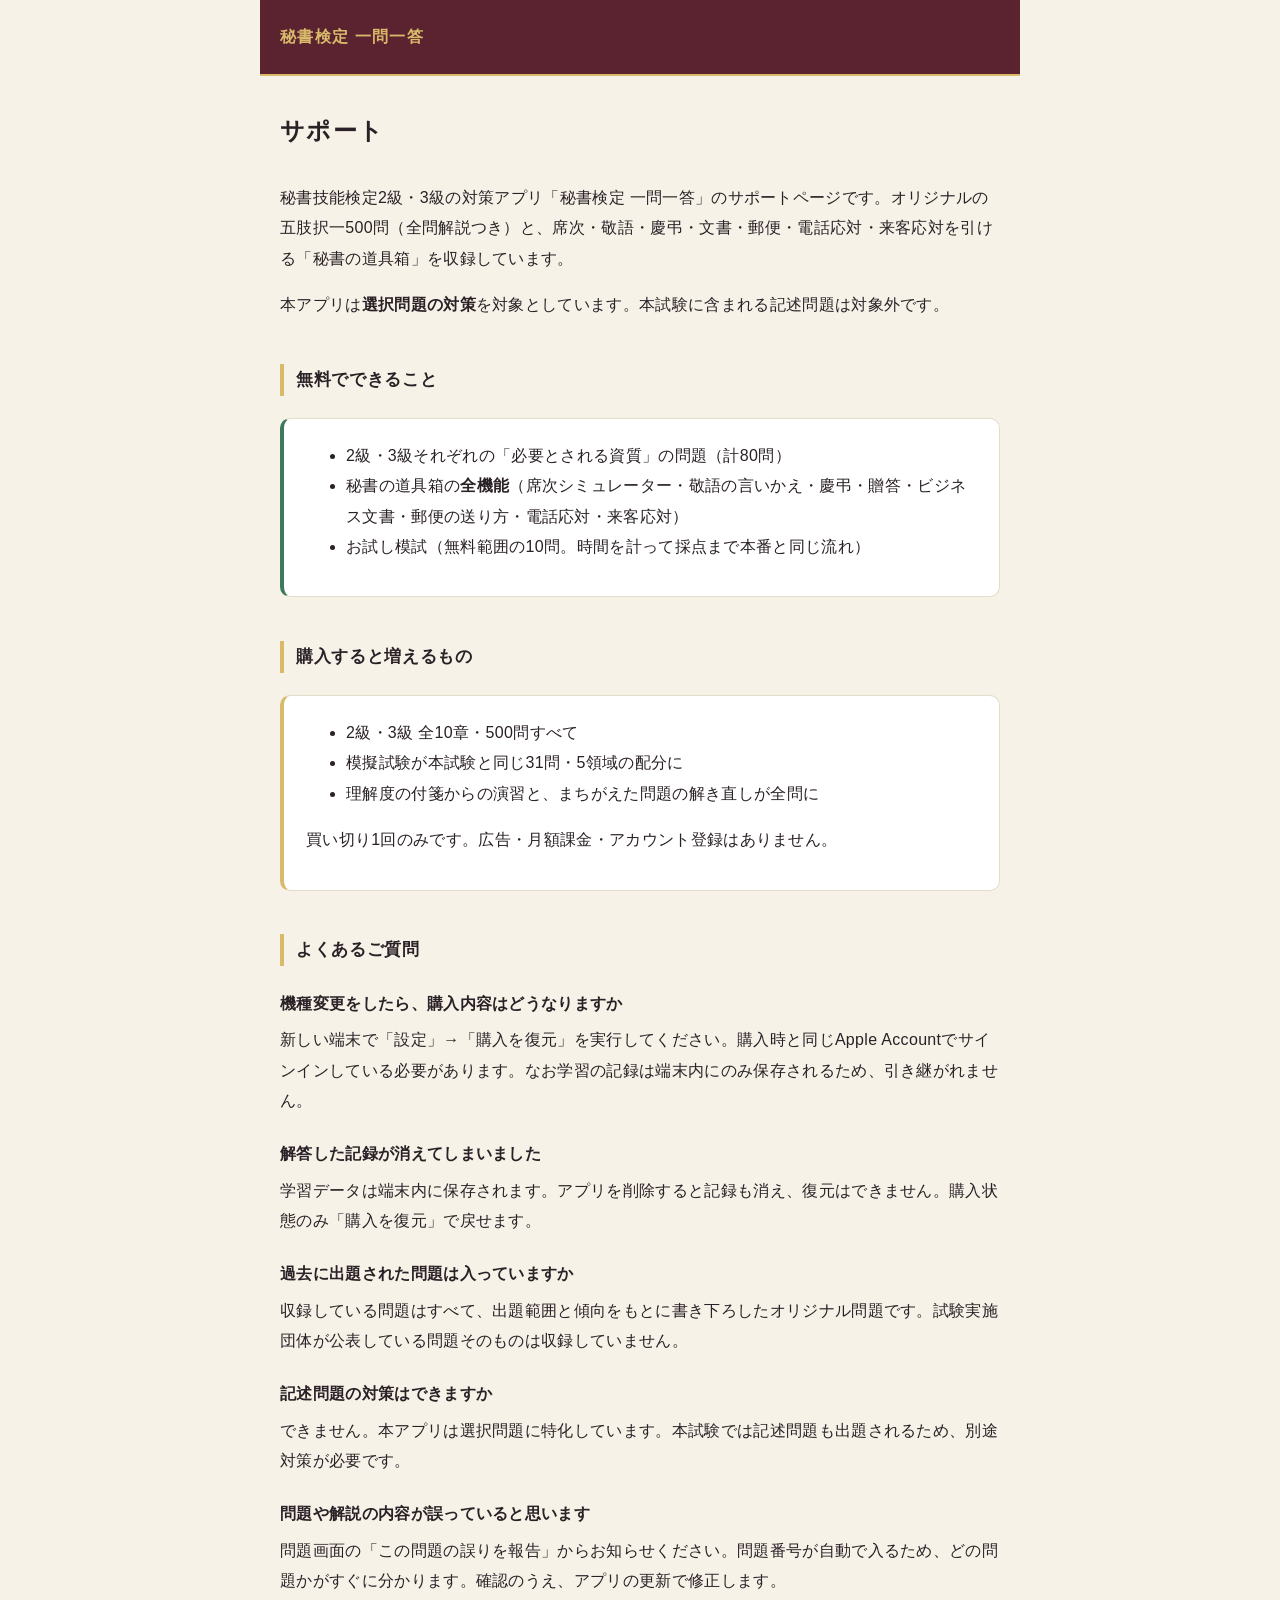
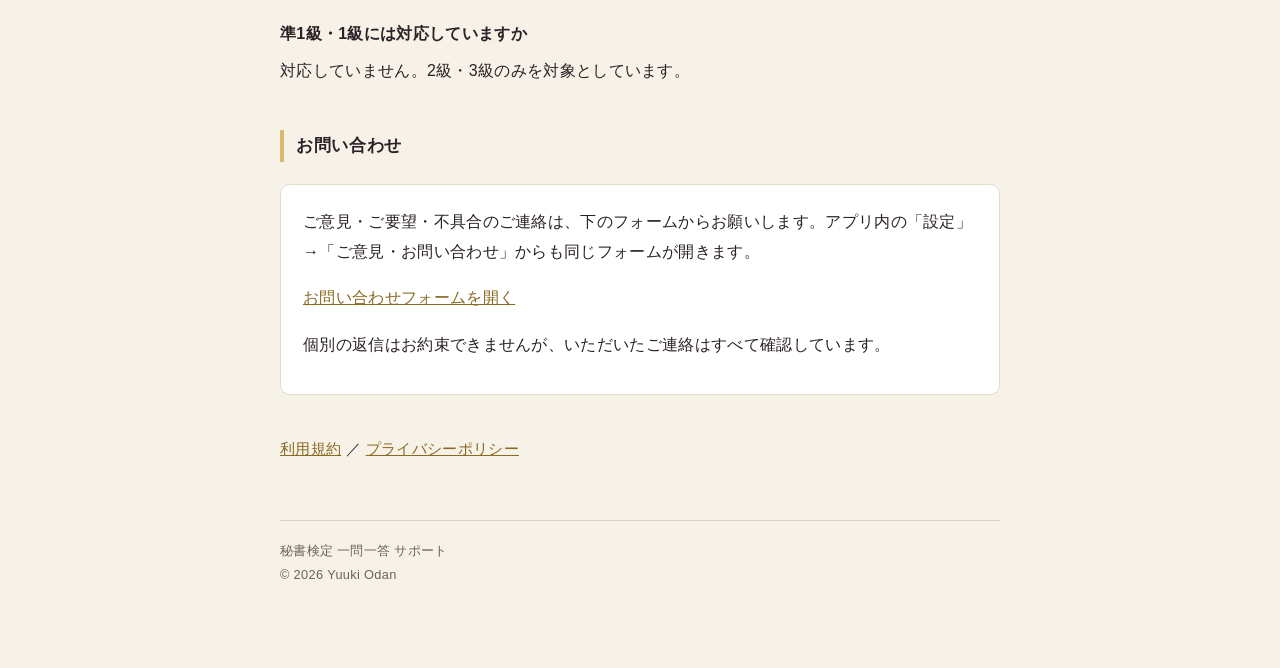
<file: index.html>
<!DOCTYPE html>
<html lang="ja"><head><meta charset="utf-8"><meta name="viewport" content="width=device-width,initial-scale=1">
<title>サポート | 秘書検定 一問一答</title><link rel="stylesheet" href="style.css"></head>
<body>
<header><a href="./">秘書検定 一問一答</a></header>

<h1>サポート</h1>
<p>秘書技能検定2級・3級の対策アプリ「秘書検定 一問一答」のサポートページです。オリジナルの五肢択一500問（全問解説つき）と、席次・敬語・慶弔・文書・郵便・電話応対・来客応対を引ける「秘書の道具箱」を収録しています。</p>
<p>本アプリは<strong>選択問題の対策</strong>を対象としています。本試験に含まれる記述問題は対象外です。</p>

<h2>無料でできること</h2>
<div class="sheet free">
<ul>
<li>2級・3級それぞれの「必要とされる資質」の問題（計80問）</li>
<li>秘書の道具箱の<strong>全機能</strong>（席次シミュレーター・敬語の言いかえ・慶弔・贈答・ビジネス文書・郵便の送り方・電話応対・来客応対）</li>
<li>お試し模試（無料範囲の10問。時間を計って採点まで本番と同じ流れ）</li>
</ul>
</div>

<h2>購入すると増えるもの</h2>
<div class="sheet paid">
<ul>
<li>2級・3級 全10章・500問すべて</li>
<li>模擬試験が本試験と同じ31問・5領域の配分に</li>
<li>理解度の付箋からの演習と、まちがえた問題の解き直しが全問に</li>
</ul>
<p>買い切り1回のみです。広告・月額課金・アカウント登録はありません。</p>
</div>

<h2>よくあるご質問</h2>
<dl>
<dt>機種変更をしたら、購入内容はどうなりますか</dt>
<dd>新しい端末で「設定」→「購入を復元」を実行してください。購入時と同じApple Accountでサインインしている必要があります。なお学習の記録は端末内にのみ保存されるため、引き継がれません。</dd>

<dt>解答した記録が消えてしまいました</dt>
<dd>学習データは端末内に保存されます。アプリを削除すると記録も消え、復元はできません。購入状態のみ「購入を復元」で戻せます。</dd>

<dt>過去に出題された問題は入っていますか</dt>
<dd>収録している問題はすべて、出題範囲と傾向をもとに書き下ろしたオリジナル問題です。試験実施団体が公表している問題そのものは収録していません。</dd>

<dt>記述問題の対策はできますか</dt>
<dd>できません。本アプリは選択問題に特化しています。本試験では記述問題も出題されるため、別途対策が必要です。</dd>

<dt>問題や解説の内容が誤っていると思います</dt>
<dd>問題画面の「この問題の誤りを報告」からお知らせください。問題番号が自動で入るため、どの問題かがすぐに分かります。確認のうえ、アプリの更新で修正します。</dd>

<dt>準1級・1級には対応していますか</dt>
<dd>対応していません。2級・3級のみを対象としています。</dd>
</dl>

<h2>お問い合わせ</h2>
<div class="sheet">
<p>ご意見・ご要望・不具合のご連絡は、下のフォームからお願いします。アプリ内の「設定」→「ご意見・お問い合わせ」からも同じフォームが開きます。</p>
<p><a href="https://docs.google.com/forms/d/e/1FAIpQLSdiwtqMvb_OXyZ2g_I9AUKoej2eLZO2frjABvCn_xkTPzojhg/viewform">お問い合わせフォームを開く</a></p>
<p>個別の返信はお約束できませんが、いただいたご連絡はすべて確認しています。</p>
</div>

<p class="nav"><a href="terms.html">利用規約</a> ／ <a href="privacy.html">プライバシーポリシー</a></p>
<footer>秘書検定 一問一答 サポート<br>© 2026 Yuuki Odan</footer>
</body></html>
</file>
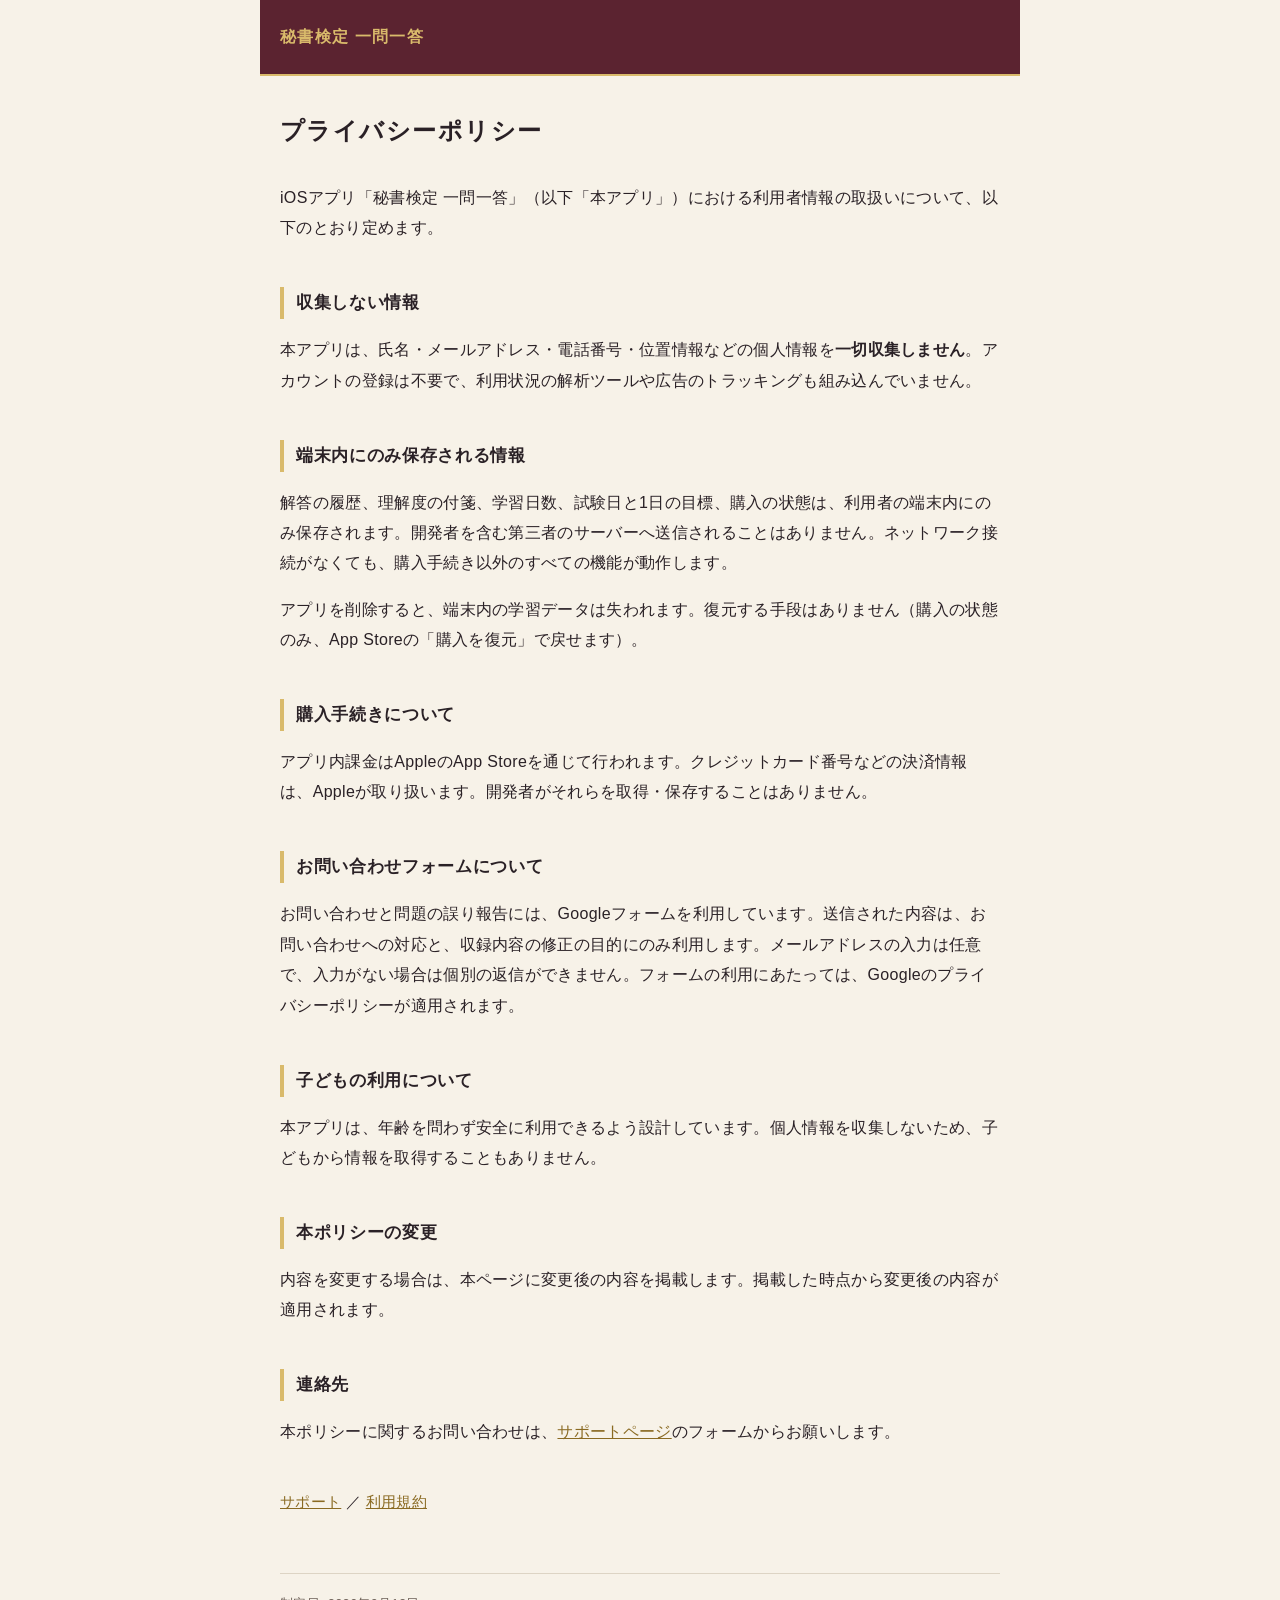
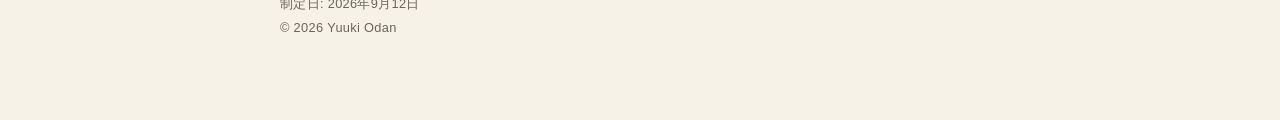
<file: privacy.html>
<!DOCTYPE html>
<html lang="ja"><head><meta charset="utf-8"><meta name="viewport" content="width=device-width,initial-scale=1">
<title>プライバシーポリシー | 秘書検定 一問一答</title><link rel="stylesheet" href="style.css"></head>
<body>
<header><a href="./">秘書検定 一問一答</a></header>

<h1>プライバシーポリシー</h1>
<p>iOSアプリ「秘書検定 一問一答」（以下「本アプリ」）における利用者情報の取扱いについて、以下のとおり定めます。</p>

<h2>収集しない情報</h2>
<p>本アプリは、氏名・メールアドレス・電話番号・位置情報などの個人情報を<strong>一切収集しません</strong>。アカウントの登録は不要で、利用状況の解析ツールや広告のトラッキングも組み込んでいません。</p>

<h2>端末内にのみ保存される情報</h2>
<p>解答の履歴、理解度の付箋、学習日数、試験日と1日の目標、購入の状態は、利用者の端末内にのみ保存されます。開発者を含む第三者のサーバーへ送信されることはありません。ネットワーク接続がなくても、購入手続き以外のすべての機能が動作します。</p>
<p>アプリを削除すると、端末内の学習データは失われます。復元する手段はありません（購入の状態のみ、App Storeの「購入を復元」で戻せます）。</p>

<h2>購入手続きについて</h2>
<p>アプリ内課金はAppleのApp Storeを通じて行われます。クレジットカード番号などの決済情報は、Appleが取り扱います。開発者がそれらを取得・保存することはありません。</p>

<h2>お問い合わせフォームについて</h2>
<p>お問い合わせと問題の誤り報告には、Googleフォームを利用しています。送信された内容は、お問い合わせへの対応と、収録内容の修正の目的にのみ利用します。メールアドレスの入力は任意で、入力がない場合は個別の返信ができません。フォームの利用にあたっては、Googleのプライバシーポリシーが適用されます。</p>

<h2>子どもの利用について</h2>
<p>本アプリは、年齢を問わず安全に利用できるよう設計しています。個人情報を収集しないため、子どもから情報を取得することもありません。</p>

<h2>本ポリシーの変更</h2>
<p>内容を変更する場合は、本ページに変更後の内容を掲載します。掲載した時点から変更後の内容が適用されます。</p>

<h2>連絡先</h2>
<p>本ポリシーに関するお問い合わせは、<a href="./">サポートページ</a>のフォームからお願いします。</p>

<p class="nav"><a href="./">サポート</a> ／ <a href="terms.html">利用規約</a></p>
<footer>制定日: 2026年9月12日<br>© 2026 Yuuki Odan</footer>
</body></html>
</file>
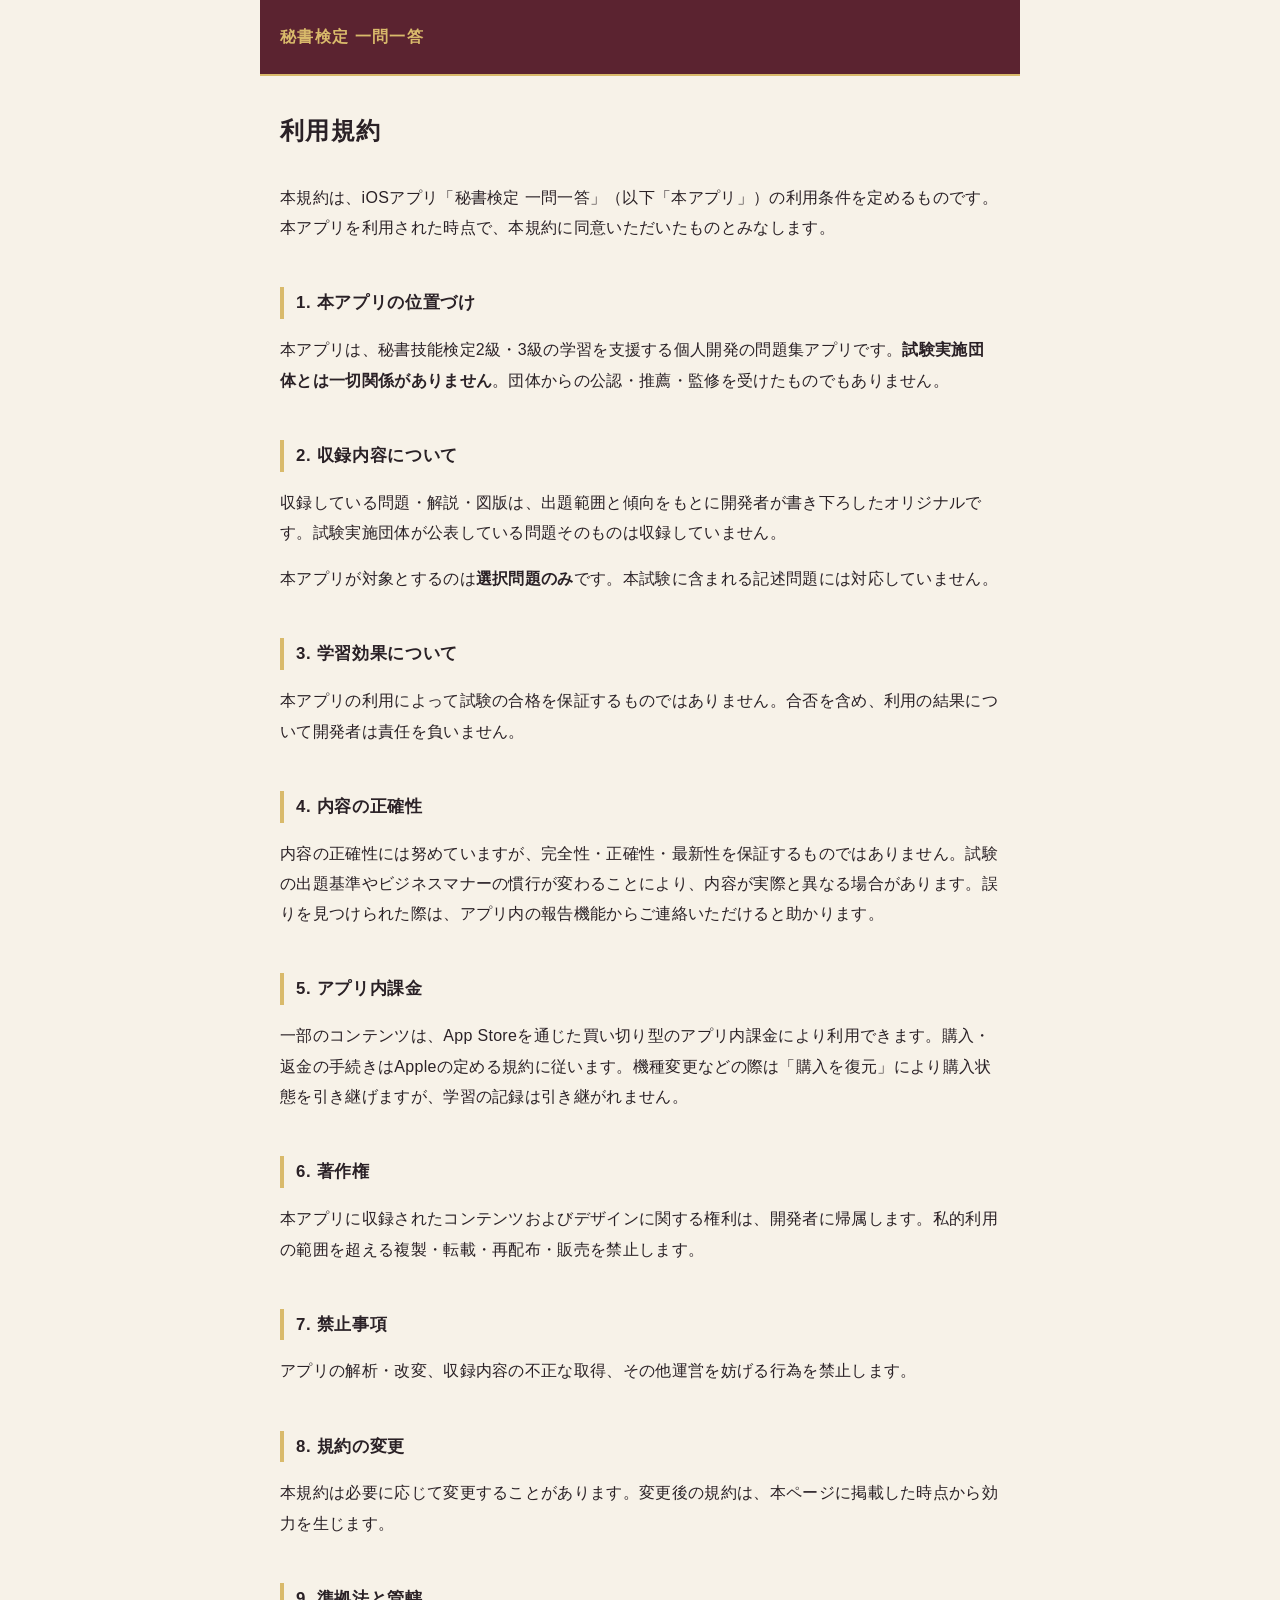
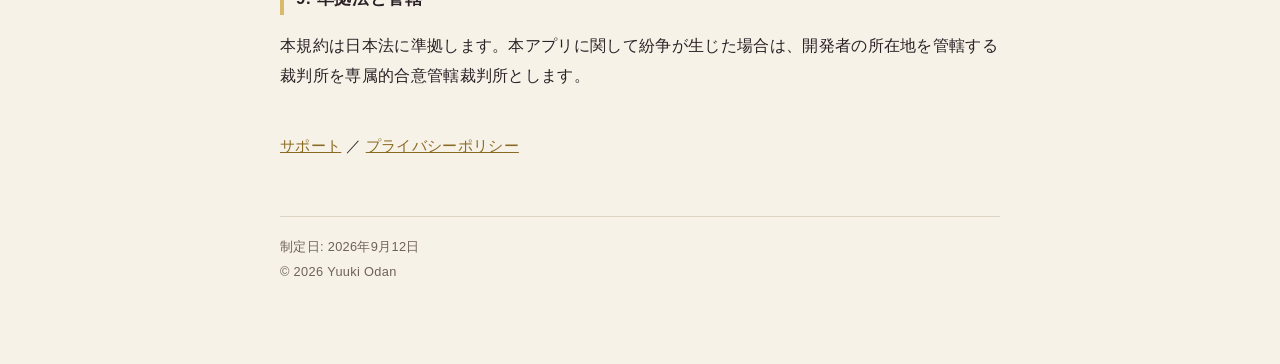
<file: terms.html>
<!DOCTYPE html>
<html lang="ja"><head><meta charset="utf-8"><meta name="viewport" content="width=device-width,initial-scale=1">
<title>利用規約 | 秘書検定 一問一答</title><link rel="stylesheet" href="style.css"></head>
<body>
<header><a href="./">秘書検定 一問一答</a></header>

<h1>利用規約</h1>
<p>本規約は、iOSアプリ「秘書検定 一問一答」（以下「本アプリ」）の利用条件を定めるものです。本アプリを利用された時点で、本規約に同意いただいたものとみなします。</p>

<h2>1. 本アプリの位置づけ</h2>
<p>本アプリは、秘書技能検定2級・3級の学習を支援する個人開発の問題集アプリです。<strong>試験実施団体とは一切関係がありません</strong>。団体からの公認・推薦・監修を受けたものでもありません。</p>

<h2>2. 収録内容について</h2>
<p>収録している問題・解説・図版は、出題範囲と傾向をもとに開発者が書き下ろしたオリジナルです。試験実施団体が公表している問題そのものは収録していません。</p>
<p>本アプリが対象とするのは<strong>選択問題のみ</strong>です。本試験に含まれる記述問題には対応していません。</p>

<h2>3. 学習効果について</h2>
<p>本アプリの利用によって試験の合格を保証するものではありません。合否を含め、利用の結果について開発者は責任を負いません。</p>

<h2>4. 内容の正確性</h2>
<p>内容の正確性には努めていますが、完全性・正確性・最新性を保証するものではありません。試験の出題基準やビジネスマナーの慣行が変わることにより、内容が実際と異なる場合があります。誤りを見つけられた際は、アプリ内の報告機能からご連絡いただけると助かります。</p>

<h2>5. アプリ内課金</h2>
<p>一部のコンテンツは、App Storeを通じた買い切り型のアプリ内課金により利用できます。購入・返金の手続きはAppleの定める規約に従います。機種変更などの際は「購入を復元」により購入状態を引き継げますが、学習の記録は引き継がれません。</p>

<h2>6. 著作権</h2>
<p>本アプリに収録されたコンテンツおよびデザインに関する権利は、開発者に帰属します。私的利用の範囲を超える複製・転載・再配布・販売を禁止します。</p>

<h2>7. 禁止事項</h2>
<p>アプリの解析・改変、収録内容の不正な取得、その他運営を妨げる行為を禁止します。</p>

<h2>8. 規約の変更</h2>
<p>本規約は必要に応じて変更することがあります。変更後の規約は、本ページに掲載した時点から効力を生じます。</p>

<h2>9. 準拠法と管轄</h2>
<p>本規約は日本法に準拠します。本アプリに関して紛争が生じた場合は、開発者の所在地を管轄する裁判所を専属的合意管轄裁判所とします。</p>

<p class="nav"><a href="./">サポート</a> ／ <a href="privacy.html">プライバシーポリシー</a></p>
<footer>制定日: 2026年9月12日<br>© 2026 Yuuki Odan</footer>
</body></html>
</file>
<file: style.css>
/* システム手帳の意匠に合わせたサポートページ（アプリのUIと同じ: レザーの地・箔押しの金・リフィルの紙） */
:root {
  --leather: #5b2330;
  --gold: #8a6a22;
  --foil: #d9ba6b;
  --paper: #f7f2e8;
  --ink: #2a2126;
}
body {
  font-family: "Hiragino Sans", "Helvetica Neue", sans-serif;
  max-width: 720px; margin: 0 auto; padding: 0 20px 80px;
  color: var(--ink); background: var(--paper); line-height: 1.9;
  letter-spacing: .02em;
}
header {
  background: var(--leather); margin: 0 -20px 32px; padding: 22px 20px;
  border-bottom: 2px solid var(--foil);
}
header a { color: var(--foil); text-decoration: none; font-weight: 600; letter-spacing: .08em; }
h1 { font-size: 1.5rem; font-weight: 600; letter-spacing: .06em; margin: 0 0 1.2em; }
h2 {
  font-size: 1.05rem; font-weight: 600; letter-spacing: .04em;
  margin: 2.6em 0 .8em; padding-left: 12px; border-left: 4px solid var(--foil);
}
a { color: var(--gold); }
.sheet {
  background: #fff; border: 1px solid #e4dccb; border-radius: 10px;
  padding: 6px 22px 18px; margin: 22px 0;
}
.free { border-left: 4px solid #3d7a5c; }
.paid { border-left: 4px solid var(--foil); }
dl { margin: 0; }
dt { font-weight: 600; margin-top: 1.4em; }
dd { margin: .4em 0 0; }
.nav { margin-top: 40px; font-size: .95rem; }
footer {
  margin-top: 56px; padding-top: 18px; font-size: .8rem; color: #6e6259;
  border-top: 1px solid #ddd4c4;
}
</file>
